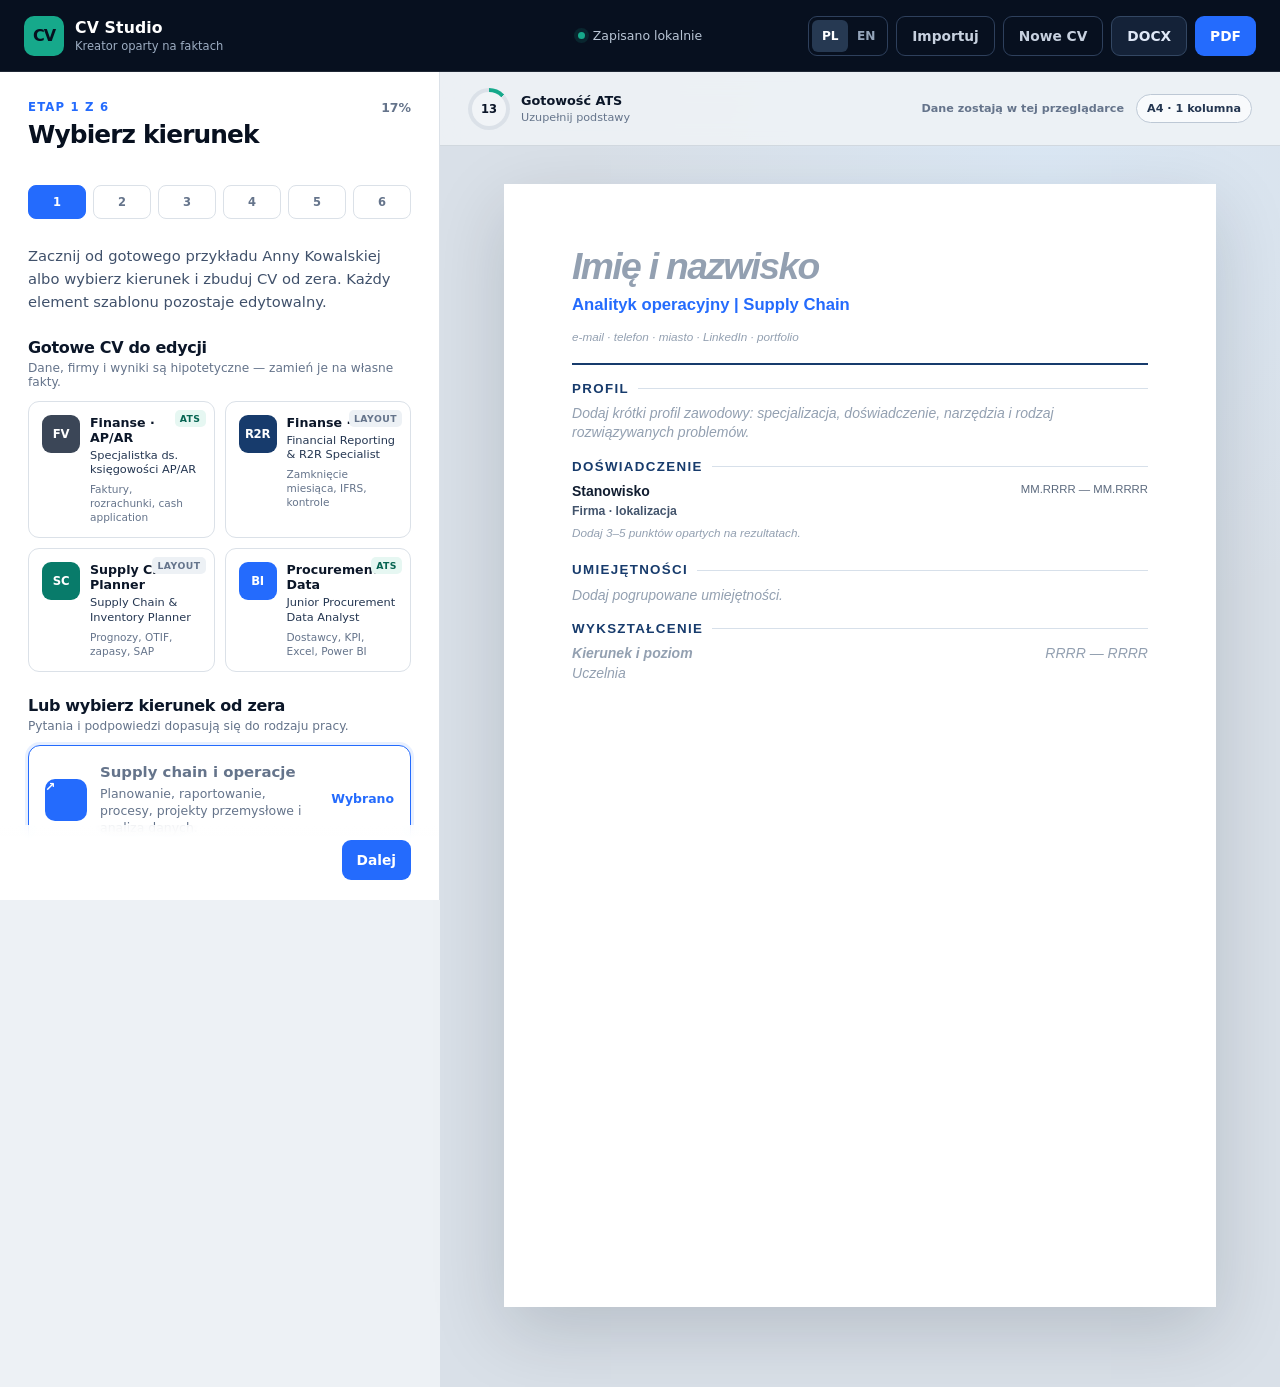
<file: index.html>
<!doctype html>
<html lang="pl">
  <head>
    <meta charset="UTF-8" />
    <meta name="viewport" content="width=device-width, initial-scale=1.0" />
    <meta name="description" content="Lokalny kreator CV z podglądem A4, kontrolą ATS oraz eksportem PDF i DOCX." />
    <meta name="theme-color" content="#0b1220" />
    <title>CV Studio — kreator CV</title>
    <link rel="icon" type="image/svg+xml" href="data:image/svg+xml,%3Csvg xmlns='http://www.w3.org/2000/svg' viewBox='0 0 64 64'%3E%3Crect width='64' height='64' rx='14' fill='%230b1220'/%3E%3Cpath d='M19 15h20l8 8v26H19z' fill='none' stroke='%23fff' stroke-width='4'/%3E%3Cpath d='M39 15v9h8M25 33h16M25 41h12' stroke='%2326c6a5' stroke-width='4'/%3E%3C/svg%3E" />
    <link rel="stylesheet" href="styles.css" />
    <script src="app.js" defer></script>
  </head>
  <body>
    <header class="app-bar">
      <a class="brand" href="#studio" aria-label="CV Studio — przejdź do edytora">
        <span class="brand-mark" aria-hidden="true">CV</span>
        <span>
          <strong>CV Studio</strong>
          <small>Kreator oparty na faktach</small>
        </span>
      </a>

      <div class="save-state" id="saveState" role="status" aria-live="polite">
        <span class="save-dot" aria-hidden="true"></span>
        Zapisano lokalnie
      </div>

      <div class="app-actions">
        <div class="language-switch" role="group" aria-label="Wersja językowa CV">
          <button class="lang-button is-active" type="button" data-lang="pl" aria-pressed="true">PL</button>
          <button class="lang-button" type="button" data-lang="en" aria-pressed="false">EN</button>
        </div>
        <button class="button button-quiet" type="button" id="importButton">Importuj</button>
        <button class="button button-quiet" type="button" id="resetButton">Nowe CV</button>
        <button class="button button-secondary" type="button" id="docxButton">DOCX</button>
        <button class="button button-primary" type="button" id="pdfButton">PDF</button>
      </div>
    </header>

    <main class="workspace" id="studio">
      <aside class="editor-panel" aria-label="Panel tworzenia CV">
        <div class="editor-heading">
          <div>
            <p class="eyebrow" id="stepEyebrow">Etap 1 z 6</p>
            <h1 id="stepTitle">Wybierz kierunek</h1>
          </div>
          <span class="progress-value" id="progressValue">17%</span>
        </div>
        <div class="progress-track" aria-hidden="true"><span id="progressBar"></span></div>

        <nav class="step-nav" id="stepNav" aria-label="Etapy tworzenia CV"></nav>

        <form id="wizardForm" novalidate>
          <div id="stepContent"></div>
        </form>

        <div class="editor-footer">
          <button class="button button-quiet" type="button" id="previousButton">Wstecz</button>
          <button class="button button-primary" type="button" id="nextButton">Dalej</button>
        </div>
      </aside>

      <section class="preview-area" aria-label="Podgląd dokumentu CV">
        <div class="preview-toolbar">
          <div class="score-card" id="scoreCard">
            <span class="score-ring" id="scoreRing"><strong id="scoreValue">0</strong></span>
            <span><strong>Gotowość ATS</strong><small id="scoreHint">Uzupełnij podstawy</small></span>
          </div>
          <div class="preview-meta">
            <span class="privacy-note">Dane zostają w tej przeglądarce</span>
            <span class="page-chip" id="layoutChip">A4 · 1 kolumna</span>
          </div>
        </div>

        <div class="paper-stage">
          <article class="cv-paper" id="cvDocument" aria-label="Edytowalny podgląd CV"></article>
        </div>
      </section>
    </main>

    <dialog class="import-dialog" id="importDialog">
      <form method="dialog" class="dialog-card">
        <div class="dialog-heading">
          <div>
            <p class="eyebrow">Import istniejącego CV</p>
            <h2>Wklej treść lub wybierz plik</h2>
          </div>
          <button class="icon-button" value="cancel" aria-label="Zamknij">×</button>
        </div>
        <p class="dialog-copy">Obsługiwane są pliki TXT, Markdown i kopie JSON z CV Studio. Możesz też wkleić tekst skopiowany z PDF lub DOCX.</p>
        <label class="file-drop" for="importFile">
          <strong>Wybierz plik</strong>
          <span>TXT, MD lub JSON</span>
          <input id="importFile" type="file" accept=".txt,.md,.json,text/plain,application/json" />
        </label>
        <label class="field">
          <span>Treść CV</span>
          <textarea id="importText" rows="10" placeholder="Wklej tutaj treść CV…"></textarea>
        </label>
        <div class="dialog-actions">
          <button class="button button-quiet" type="button" id="backupButton">Pobierz kopię JSON</button>
          <span class="dialog-spacer"></span>
          <button class="button button-quiet" value="cancel">Anuluj</button>
          <button class="button button-primary" type="button" id="confirmImportButton">Importuj treść</button>
        </div>
      </form>
    </dialog>

    <div class="toast" id="toast" role="status" aria-live="polite"></div>
  </body>
</html>
</file>
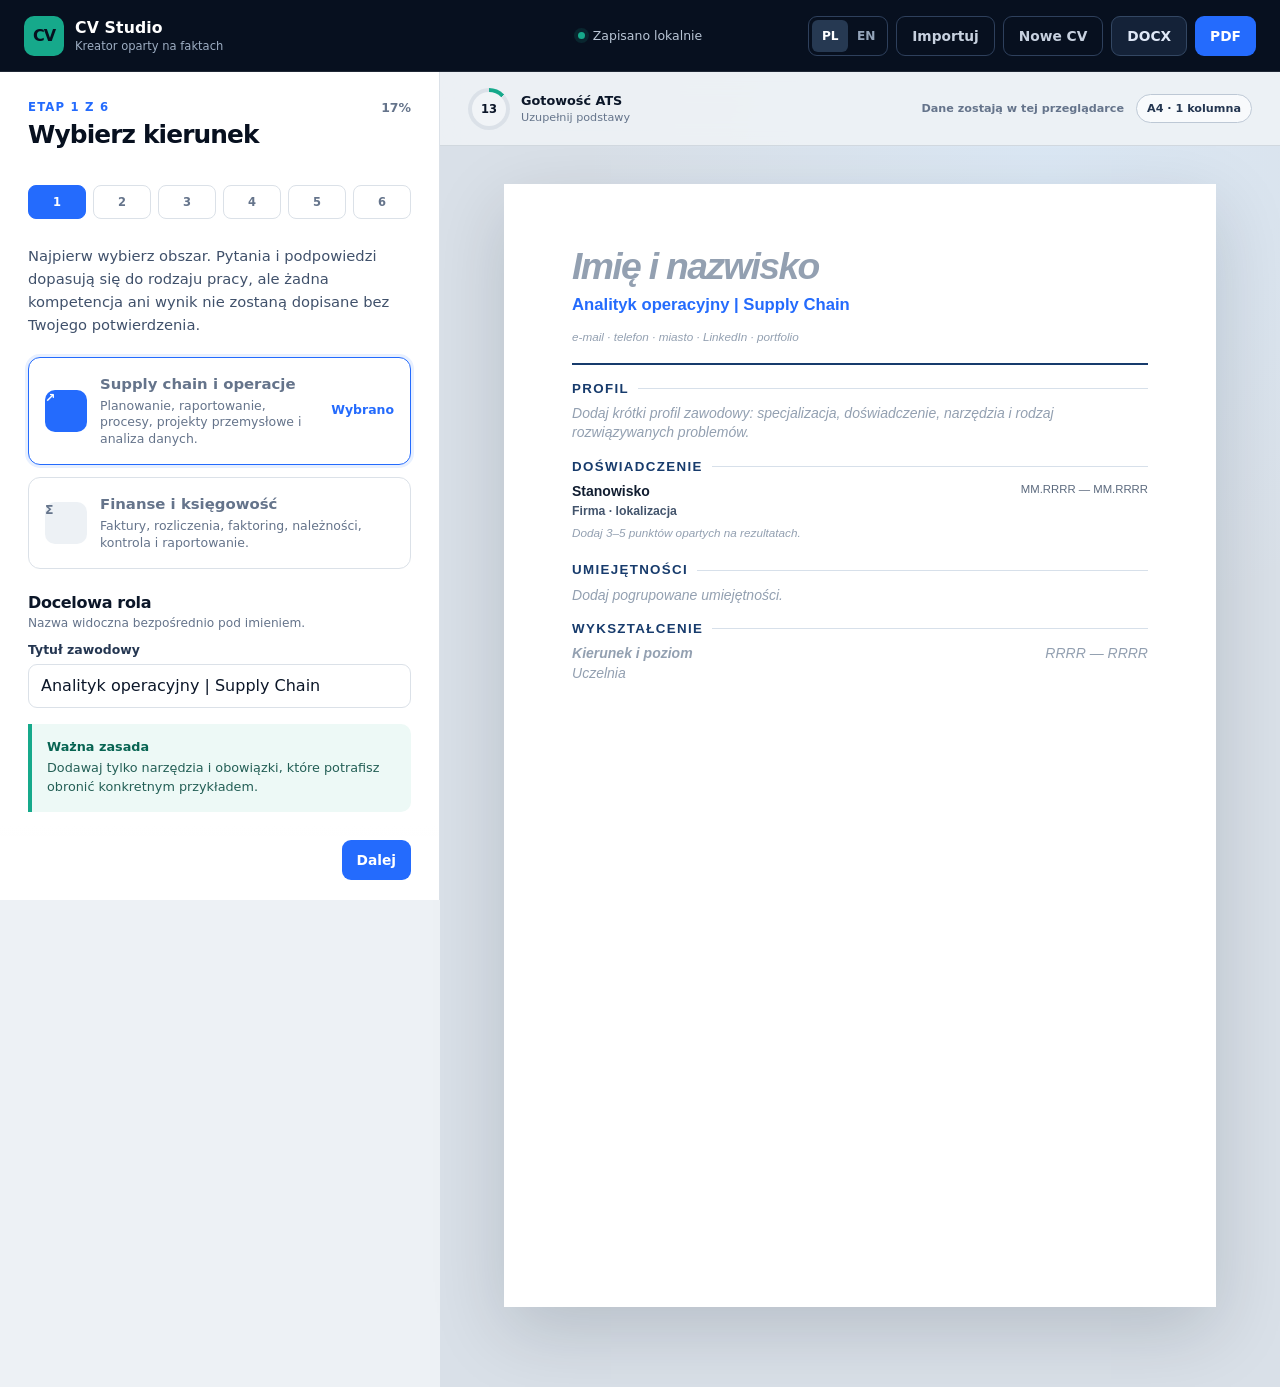
<file: versions/fundamental-v1/index.html>
<!doctype html>
<html lang="pl">
  <head>
    <meta charset="UTF-8" />
    <meta name="viewport" content="width=device-width, initial-scale=1.0" />
    <meta name="description" content="Lokalny kreator CV z podglądem A4, kontrolą ATS oraz eksportem PDF i DOCX." />
    <meta name="theme-color" content="#0b1220" />
    <title>CV Studio — kreator CV</title>
    <link rel="icon" type="image/svg+xml" href="data:image/svg+xml,%3Csvg xmlns='http://www.w3.org/2000/svg' viewBox='0 0 64 64'%3E%3Crect width='64' height='64' rx='14' fill='%230b1220'/%3E%3Cpath d='M19 15h20l8 8v26H19z' fill='none' stroke='%23fff' stroke-width='4'/%3E%3Cpath d='M39 15v9h8M25 33h16M25 41h12' stroke='%2326c6a5' stroke-width='4'/%3E%3C/svg%3E" />
    <link rel="stylesheet" href="styles.css" />
    <script src="app.js" defer></script>
  </head>
  <body>
    <header class="app-bar">
      <a class="brand" href="#studio" aria-label="CV Studio — przejdź do edytora">
        <span class="brand-mark" aria-hidden="true">CV</span>
        <span>
          <strong>CV Studio</strong>
          <small>Kreator oparty na faktach</small>
        </span>
      </a>

      <div class="save-state" id="saveState" role="status" aria-live="polite">
        <span class="save-dot" aria-hidden="true"></span>
        Zapisano lokalnie
      </div>

      <div class="app-actions">
        <div class="language-switch" role="group" aria-label="Wersja językowa CV">
          <button class="lang-button is-active" type="button" data-lang="pl" aria-pressed="true">PL</button>
          <button class="lang-button" type="button" data-lang="en" aria-pressed="false">EN</button>
        </div>
        <button class="button button-quiet" type="button" id="importButton">Importuj</button>
        <button class="button button-quiet" type="button" id="resetButton">Nowe CV</button>
        <button class="button button-secondary" type="button" id="docxButton">DOCX</button>
        <button class="button button-primary" type="button" id="pdfButton">PDF</button>
      </div>
    </header>

    <main class="workspace" id="studio">
      <aside class="editor-panel" aria-label="Panel tworzenia CV">
        <div class="editor-heading">
          <div>
            <p class="eyebrow" id="stepEyebrow">Etap 1 z 6</p>
            <h1 id="stepTitle">Wybierz kierunek</h1>
          </div>
          <span class="progress-value" id="progressValue">17%</span>
        </div>
        <div class="progress-track" aria-hidden="true"><span id="progressBar"></span></div>

        <nav class="step-nav" id="stepNav" aria-label="Etapy tworzenia CV"></nav>

        <form id="wizardForm" novalidate>
          <div id="stepContent"></div>
        </form>

        <div class="editor-footer">
          <button class="button button-quiet" type="button" id="previousButton">Wstecz</button>
          <button class="button button-primary" type="button" id="nextButton">Dalej</button>
        </div>
      </aside>

      <section class="preview-area" aria-label="Podgląd dokumentu CV">
        <div class="preview-toolbar">
          <div class="score-card" id="scoreCard">
            <span class="score-ring" id="scoreRing"><strong id="scoreValue">0</strong></span>
            <span><strong>Gotowość ATS</strong><small id="scoreHint">Uzupełnij podstawy</small></span>
          </div>
          <div class="preview-meta">
            <span class="privacy-note">Dane zostają w tej przeglądarce</span>
            <span class="page-chip">A4 · 1 kolumna</span>
          </div>
        </div>

        <div class="paper-stage">
          <article class="cv-paper" id="cvDocument" aria-label="Edytowalny podgląd CV"></article>
        </div>
      </section>
    </main>

    <dialog class="import-dialog" id="importDialog">
      <form method="dialog" class="dialog-card">
        <div class="dialog-heading">
          <div>
            <p class="eyebrow">Import istniejącego CV</p>
            <h2>Wklej treść lub wybierz plik</h2>
          </div>
          <button class="icon-button" value="cancel" aria-label="Zamknij">×</button>
        </div>
        <p class="dialog-copy">Obsługiwane są pliki TXT, Markdown i kopie JSON z CV Studio. Możesz też wkleić tekst skopiowany z PDF lub DOCX.</p>
        <label class="file-drop" for="importFile">
          <strong>Wybierz plik</strong>
          <span>TXT, MD lub JSON</span>
          <input id="importFile" type="file" accept=".txt,.md,.json,text/plain,application/json" />
        </label>
        <label class="field">
          <span>Treść CV</span>
          <textarea id="importText" rows="10" placeholder="Wklej tutaj treść CV…"></textarea>
        </label>
        <div class="dialog-actions">
          <button class="button button-quiet" type="button" id="backupButton">Pobierz kopię JSON</button>
          <span class="dialog-spacer"></span>
          <button class="button button-quiet" value="cancel">Anuluj</button>
          <button class="button button-primary" type="button" id="confirmImportButton">Importuj treść</button>
        </div>
      </form>
    </dialog>

    <div class="toast" id="toast" role="status" aria-live="polite"></div>
  </body>
</html>
</file>
<file: styles.css>
:root {
  color-scheme: light;
  --ink-950: #07101f;
  --ink-900: #0b1628;
  --ink-800: #142238;
  --ink-700: #243651;
  --ink-600: #40516b;
  --ink-500: #65748b;
  --ink-300: #b9c3d0;
  --ink-200: #dbe1e8;
  --ink-100: #edf1f5;
  --ink-50: #f6f8fa;
  --paper: #ffffff;
  --blue: #246bfd;
  --blue-dark: #1556d8;
  --teal: #16a98b;
  --amber: #d78b17;
  --danger: #c83f49;
  --shadow: 0 24px 70px rgba(8, 18, 34, 0.16);
  --font-ui: Inter, ui-sans-serif, system-ui, -apple-system, BlinkMacSystemFont, "Segoe UI", sans-serif;
  --font-doc: Aptos, Calibri, Arial, sans-serif;
}

* { box-sizing: border-box; }

html { scroll-behavior: smooth; }

body {
  margin: 0;
  min-width: 320px;
  background: var(--ink-100);
  color: var(--ink-900);
  font-family: var(--font-ui);
  font-size: 16px;
}

button, input, textarea, select { font: inherit; }
button { cursor: pointer; }

.app-bar {
  position: sticky;
  top: 0;
  z-index: 30;
  min-height: 72px;
  display: grid;
  grid-template-columns: 1fr auto 1fr;
  align-items: center;
  gap: 20px;
  padding: 10px 24px;
  color: white;
  background: var(--ink-950);
  border-bottom: 1px solid rgba(255,255,255,0.1);
}

.brand {
  width: max-content;
  display: flex;
  align-items: center;
  gap: 11px;
  color: white;
  text-decoration: none;
}

.brand-mark {
  width: 40px;
  height: 40px;
  display: grid;
  place-items: center;
  border-radius: 10px;
  background: var(--teal);
  color: var(--ink-950);
  font-weight: 900;
  letter-spacing: -0.06em;
}

.brand strong, .brand small { display: block; }
.brand strong { font-size: 0.98rem; letter-spacing: 0.01em; }
.brand small { margin-top: 2px; color: #9dadc2; font-size: 0.72rem; }

.save-state {
  display: flex;
  align-items: center;
  gap: 8px;
  color: #b9c5d5;
  font-size: 0.78rem;
}

.save-dot { width: 7px; height: 7px; border-radius: 50%; background: var(--teal); box-shadow: 0 0 0 4px rgba(22,169,139,.14); }
.save-state.is-saving .save-dot { background: var(--amber); }

.app-actions { justify-self: end; display: flex; align-items: center; gap: 8px; }

.button, .icon-button {
  border: 0;
  border-radius: 9px;
  min-height: 40px;
  padding: 0 15px;
  font-weight: 750;
  font-size: 0.86rem;
  transition: background .18s ease, color .18s ease, border-color .18s ease, transform .18s ease;
}

.button:active, .icon-button:active { transform: translateY(1px); }
.button:focus-visible, .icon-button:focus-visible, input:focus-visible, textarea:focus-visible, select:focus-visible, [contenteditable]:focus-visible { outline: 3px solid rgba(36,107,253,.28); outline-offset: 2px; }
.button-primary { color: white; background: var(--blue); }
.button-primary:hover { background: var(--blue-dark); }
.button-secondary { color: #dfe8f7; background: var(--ink-800); border: 1px solid #334763; }
.button-secondary:hover, .app-bar .button-quiet:hover { background: #21324c; }
.button-quiet { color: var(--ink-700); background: transparent; border: 1px solid var(--ink-200); }
.app-bar .button-quiet { color: #c7d1df; border-color: #2e405c; }
.button-danger { color: var(--danger); background: #fff4f4; border: 1px solid #f2cfd2; }
.button-small { min-height: 34px; padding-inline: 11px; font-size: .79rem; }

.language-switch { display: flex; padding: 3px; border: 1px solid #2e405c; border-radius: 9px; }
.lang-button { min-width: 36px; min-height: 32px; border: 0; border-radius: 6px; color: #93a4ba; background: transparent; font-weight: 800; font-size: .76rem; }
.lang-button.is-active { color: white; background: #263952; }

.workspace {
  min-height: calc(100vh - 72px);
  display: grid;
  grid-template-columns: minmax(360px, 440px) minmax(620px, 1fr);
}

.editor-panel {
  position: sticky;
  top: 72px;
  height: calc(100vh - 72px);
  overflow: auto;
  display: flex;
  flex-direction: column;
  padding: 28px 28px 20px;
  background: var(--paper);
  border-right: 1px solid var(--ink-200);
}

.editor-heading { display: flex; align-items: flex-start; justify-content: space-between; gap: 20px; }
.eyebrow { margin: 0 0 6px; color: var(--blue); font-size: .73rem; font-weight: 850; letter-spacing: .1em; text-transform: uppercase; }
.editor-heading h1, .dialog-heading h2 { margin: 0; color: var(--ink-950); font-size: 1.55rem; line-height: 1.18; letter-spacing: -.035em; }
.progress-value { color: var(--ink-500); font-size: .78rem; font-weight: 800; }
.progress-track { height: 4px; margin: 18px 0; overflow: hidden; border-radius: 20px; background: var(--ink-100); }
.progress-track span { display: block; height: 100%; width: 17%; border-radius: inherit; background: linear-gradient(90deg, var(--blue), var(--teal)); transition: width .24s ease; }

.step-nav { display: grid; grid-template-columns: repeat(6, 1fr); gap: 7px; margin-bottom: 26px; }
.step-button { min-width: 0; height: 34px; border: 1px solid var(--ink-200); border-radius: 8px; background: white; color: var(--ink-500); font-weight: 850; font-size: .72rem; }
.step-button.is-current { color: white; border-color: var(--blue); background: var(--blue); }
.step-button.is-complete { color: #08745f; border-color: #a8ded3; background: #effaf7; }

#wizardForm { flex: 1; }
.step-intro { margin: 0 0 20px; color: var(--ink-600); line-height: 1.55; font-size: .92rem; }
.form-grid { display: grid; grid-template-columns: repeat(2, minmax(0, 1fr)); gap: 15px; }
.field { display: grid; gap: 7px; min-width: 0; }
.field-wide { grid-column: 1 / -1; }
.field > span, .field-label { color: var(--ink-700); font-size: .78rem; font-weight: 800; }
.field small { color: var(--ink-500); font-size: .73rem; line-height: 1.4; }

input, textarea, select {
  width: 100%;
  min-height: 44px;
  padding: 10px 12px;
  border: 1px solid var(--ink-200);
  border-radius: 9px;
  color: var(--ink-900);
  background: white;
}
textarea { resize: vertical; line-height: 1.5; }
input:hover, textarea:hover, select:hover { border-color: var(--ink-300); }
input:focus, textarea:focus, select:focus { border-color: var(--blue); }

.choice-grid { display: grid; gap: 12px; }
.choice-card { position: relative; display: grid; grid-template-columns: 42px 1fr auto; gap: 13px; align-items: center; padding: 16px; border: 1px solid var(--ink-200); border-radius: 12px; background: white; cursor: pointer; }
.choice-card:hover { border-color: #9eb8f5; }
.choice-card.is-selected { border-color: var(--blue); box-shadow: 0 0 0 3px rgba(36,107,253,.1); }
.choice-card input { position: absolute; opacity: 0; pointer-events: none; }
.choice-icon { width: 42px; height: 42px; display: grid; place-items: center; border-radius: 10px; background: var(--ink-100); color: var(--ink-700); font-size: 1.1rem; font-weight: 900; }
.choice-card.is-selected .choice-icon { color: white; background: var(--blue); }
.choice-card strong, .choice-card span { display: block; }
.choice-card strong { margin-bottom: 4px; font-size: .93rem; }
.choice-card span { color: var(--ink-500); font-size: .78rem; line-height: 1.35; }
.choice-check { color: var(--blue) !important; font-weight: 900; }

.template-grid { display: grid; grid-template-columns: repeat(2, minmax(0, 1fr)); gap: 10px; }
.template-card { position: relative; min-width: 0; display: grid; grid-template-columns: 38px 1fr; gap: 10px; align-items: start; padding: 13px; text-align: left; border: 1px solid var(--ink-200); border-radius: 11px; color: var(--ink-900); background: white; }
.template-card:hover { border-color: #91acf0; box-shadow: 0 8px 22px rgba(26,53,90,.08); }
.template-card.is-selected { border-color: var(--blue); box-shadow: 0 0 0 3px rgba(36,107,253,.1); }
.template-icon { width: 38px; height: 38px; display: grid; place-items: center; border-radius: 9px; color: white; background: var(--ink-700); font-size: .73rem; font-weight: 900; letter-spacing: -.03em; }
.template-icon.template-graphite { background: #3b4657; }
.template-icon.template-navy { background: #173b6c; }
.template-icon.template-teal { background: #087b6a; }
.template-icon.template-cobalt { background: #246bfd; }
.template-copy { min-width: 0; }
.template-copy strong, .template-copy span, .template-copy small { display: block; }
.template-copy strong { font-size: .79rem; }
.template-copy span { margin-top: 3px; color: var(--ink-700); font-size: .71rem; line-height: 1.3; }
.template-copy small { margin-top: 6px; color: var(--ink-500); font-size: .66rem; line-height: 1.3; }
.template-badge { position: absolute; top: 8px; right: 8px; padding: 3px 5px; border-radius: 5px; color: var(--ink-500); background: var(--ink-100); font-size: .58rem; font-weight: 900; letter-spacing: .05em; text-transform: uppercase; }
.template-badge.is-ats { color: #076452; background: #e6f7f2; }

.section-label { display: flex; align-items: center; justify-content: space-between; gap: 10px; margin: 24px 0 12px; }
.section-label:first-child { margin-top: 0; }
.section-label h2 { margin: 0; font-size: 1rem; letter-spacing: -.02em; }
.section-label p { margin: 4px 0 0; color: var(--ink-500); font-size: .76rem; }

.entry-card { margin-bottom: 14px; padding: 15px; border: 1px solid var(--ink-200); border-radius: 12px; background: var(--ink-50); }
.entry-card-head { display: flex; align-items: center; justify-content: space-between; margin-bottom: 13px; }
.entry-card-head strong { font-size: .84rem; }
.text-button { border: 0; padding: 4px; color: var(--danger); background: transparent; font-size: .76rem; font-weight: 800; }

.suggestion-box { margin: 16px 0; padding: 15px; border-left: 4px solid var(--teal); border-radius: 0 10px 10px 0; background: #edf9f6; }
.suggestion-box strong { display: block; margin-bottom: 5px; color: #076452; font-size: .8rem; }
.suggestion-box p { margin: 0; color: #245f56; font-size: .8rem; line-height: 1.48; }
.bullet-preview { margin-top: 15px; padding: 14px; border: 1px dashed #9fb1c7; border-radius: 10px; color: var(--ink-700); background: white; font-size: .84rem; line-height: 1.5; }
.bullet-preview.is-empty { color: var(--ink-500); }

.chip-input { display: flex; flex-wrap: wrap; gap: 7px; margin-top: 8px; }
.skill-chip { display: inline-flex; align-items: center; gap: 6px; min-height: 30px; padding: 4px 9px; border-radius: 7px; color: var(--ink-700); background: var(--ink-100); font-size: .75rem; font-weight: 750; }
.skill-chip button { border: 0; padding: 0; color: var(--ink-500); background: transparent; font-size: .95rem; }

.quality-list, .reorder-list { display: grid; gap: 9px; margin: 14px 0 22px; padding: 0; list-style: none; }
.quality-item { display: grid; grid-template-columns: 24px 1fr; gap: 9px; align-items: start; padding: 11px; border-radius: 9px; background: var(--ink-50); font-size: .8rem; line-height: 1.35; }
.quality-icon { width: 22px; height: 22px; display: grid; place-items: center; border-radius: 50%; color: var(--ink-500); background: var(--ink-200); font-size: .7rem; font-weight: 900; }
.quality-item.is-good .quality-icon { color: white; background: var(--teal); }
.reorder-row { display: grid; grid-template-columns: 1fr auto; align-items: center; gap: 10px; padding: 10px 12px; border: 1px solid var(--ink-200); border-radius: 9px; background: white; }
.reorder-row span { font-size: .82rem; font-weight: 750; }
.reorder-actions { display: flex; gap: 5px; }
.move-button { width: 30px; height: 30px; border: 1px solid var(--ink-200); border-radius: 7px; color: var(--ink-700); background: var(--ink-50); }

.layout-choice-grid { display: grid; gap: 9px; }
.layout-choice { display: grid; grid-template-columns: 38px 1fr; align-items: center; gap: 11px; padding: 11px; text-align: left; border: 1px solid var(--ink-200); border-radius: 10px; color: var(--ink-900); background: white; }
.layout-choice.is-selected { border-color: var(--blue); box-shadow: 0 0 0 3px rgba(36,107,253,.09); }
.layout-choice strong, .layout-choice small { display: block; }
.layout-choice strong { font-size: .82rem; }
.layout-choice small { margin-top: 2px; color: var(--ink-500); font-size: .69rem; }
.layout-icon { font-size: 1.5rem; color: var(--ink-600); }
.theme-picker { display: grid; grid-template-columns: repeat(4, minmax(0,1fr)); gap: 7px; }
.theme-swatch { min-width: 0; padding: 8px 5px; border: 1px solid var(--ink-200); border-radius: 9px; color: var(--ink-600); background: white; font-size: .66rem; font-weight: 800; }
.theme-swatch span { display: block; width: 100%; height: 11px; margin-bottom: 6px; border-radius: 4px; background: #173b6c; }
.theme-swatch.theme-graphite span { background: #424b59; }
.theme-swatch.theme-teal span { background: #087b6a; }
.theme-swatch.theme-cobalt span { background: #246bfd; }
.theme-swatch.is-active { border-color: var(--blue); box-shadow: 0 0 0 2px rgba(36,107,253,.1); }
.layout-board { display: grid; grid-template-columns: repeat(2, minmax(0, 1fr)); gap: 9px; padding: 10px; border: 1px dashed #aab7c7; border-radius: 12px; background: #eef2f6; }
.layout-board.is-single { grid-template-columns: 1fr; }
.layout-module { min-width: 0; padding: 10px; border: 1px solid var(--ink-200); border-radius: 9px; background: white; }
.layout-module.placement-full { grid-column: 1 / -1; }
.layout-module.placement-left { grid-column: 1; }
.layout-module.placement-right { grid-column: 2; }
.layout-module.is-dragging { opacity: .45; }
.layout-module-head { display: grid; grid-template-columns: auto minmax(0,1fr) auto; gap: 6px; align-items: center; }
.layout-module-head input { min-height: 34px; padding: 6px 8px; font-size: .76rem; font-weight: 800; }
.drag-grip { color: var(--ink-400, #8795a8); cursor: grab; }
.layout-module textarea { min-height: 64px; margin-top: 8px; padding: 8px; font-size: .73rem; }
.layout-module-controls { display: flex; align-items: end; justify-content: space-between; gap: 8px; margin-top: 8px; }
.layout-module-controls label { flex: 1; display: grid; gap: 3px; }
.layout-module-controls label span { color: var(--ink-500); font-size: .62rem; font-weight: 800; text-transform: uppercase; }
.layout-module-controls select { min-height: 32px; padding: 5px 7px; font-size: .7rem; }

.editor-footer { position: sticky; bottom: -20px; display: flex; justify-content: space-between; gap: 12px; margin: 24px -28px -20px; padding: 15px 28px 20px; background: linear-gradient(rgba(255,255,255,.84), white 28%); backdrop-filter: blur(8px); }

.preview-area { min-width: 0; background: radial-gradient(circle at 72% 8%, #dbe8f5 0, transparent 34%), #d9e0e8; }
.preview-toolbar { position: sticky; top: 72px; z-index: 20; min-height: 74px; display: flex; align-items: center; justify-content: space-between; gap: 18px; padding: 12px 28px; border-bottom: 1px solid rgba(54,72,96,.14); background: rgba(238,242,246,.9); backdrop-filter: blur(14px); }
.score-card { display: flex; align-items: center; gap: 11px; }
.score-card span:last-child strong, .score-card span:last-child small { display: block; }
.score-card span:last-child strong { font-size: .8rem; }
.score-card span:last-child small { margin-top: 3px; color: var(--ink-500); font-size: .7rem; }
.score-ring { --score: 0deg; width: 42px; height: 42px; display: grid; place-items: center; position: relative; border-radius: 50%; background: conic-gradient(var(--teal) var(--score), var(--ink-200) 0); }
.score-ring::after { content: ""; position: absolute; inset: 4px; border-radius: inherit; background: #f1f4f7; }
.score-ring strong { position: relative; z-index: 1; font-size: .72rem; }
.preview-meta { display: flex; align-items: center; gap: 12px; color: var(--ink-500); font-size: .7rem; font-weight: 700; }
.page-chip { padding: 7px 10px; border: 1px solid #bdc8d5; border-radius: 20px; color: var(--ink-700); background: rgba(255,255,255,.65); }

.paper-stage { min-height: calc(100vh - 146px); display: flex; justify-content: center; align-items: flex-start; padding: 38px clamp(22px, 5vw, 80px) 80px; }
.cv-paper { width: min(210mm, 100%); min-height: 297mm; padding: 17mm 18mm 16mm; color: #172033; background: white; box-shadow: var(--shadow); font-family: var(--font-doc); font-size: 10.5pt; line-height: 1.38; }

.cv-body { display: grid; grid-auto-flow: row dense; column-gap: 8mm; align-items: start; }
.cv-layout-single { grid-template-columns: 1fr; }
.cv-layout-split { grid-template-columns: minmax(0, .72fr) minmax(0, 1.45fr); }
.cv-layout-grid { grid-template-columns: repeat(2, minmax(0, 1fr)); }
.cv-body .placement-full { grid-column: 1 / -1; }
.cv-body .placement-left { grid-column: 1; }
.cv-body .placement-right { grid-column: 2; }

.cv-paper[data-theme="graphite"] .cv-header { border-bottom-color: #424b59; }
.cv-paper[data-theme="graphite"] .cv-role, .cv-paper[data-theme="graphite"] .cv-section-title { color: #424b59; }
.cv-paper[data-theme="teal"] .cv-header { border-bottom-color: #087b6a; }
.cv-paper[data-theme="teal"] .cv-role, .cv-paper[data-theme="teal"] .cv-section-title { color: #087b6a; }
.cv-paper[data-theme="cobalt"] .cv-header { border-bottom-color: #246bfd; }
.cv-paper[data-theme="cobalt"] .cv-role, .cv-paper[data-theme="cobalt"] .cv-section-title { color: #246bfd; }

.cv-header { padding-bottom: 18px; border-bottom: 2px solid #173b6c; }
.cv-name { margin: 0; color: #0a1a31; font-size: 28pt; line-height: 1; letter-spacing: -.045em; font-weight: 800; }
.cv-role { margin: 7px 0 0; color: #246bfd; font-size: 12.5pt; font-weight: 750; }
.cv-contact { display: flex; flex-wrap: wrap; gap: 5px 14px; margin-top: 13px; color: #45546b; font-size: 8.8pt; }
.cv-contact span:not(:last-child)::after { content: "·"; margin-left: 14px; color: #95a1b2; }
.cv-section { position: relative; padding-top: 17px; }
.cv-section[draggable="true"] { cursor: grab; }
.cv-section.is-dragging { opacity: .45; }
.cv-section::before { content: "⋮⋮"; position: absolute; top: 16px; left: -13mm; color: transparent; font-size: 9pt; transition: color .15s ease; }
.cv-section:hover::before { color: #9aa7b8; }
.cv-section-title { display: flex; align-items: center; gap: 9px; margin: 0 0 9px; color: #173b6c; font-size: 10pt; line-height: 1; letter-spacing: .1em; text-transform: uppercase; }
.cv-section-title::after { content: ""; flex: 1; height: 1px; background: #d7e0ea; }
.cv-summary { margin: 0; color: #33425a; }
.cv-entry { margin-bottom: 13px; break-inside: avoid; }
.cv-entry:last-child { margin-bottom: 0; }
.cv-entry-top { display: grid; grid-template-columns: 1fr auto; gap: 16px; }
.cv-entry h3 { margin: 0; color: #111d30; font-size: 10.5pt; }
.cv-company { margin: 2px 0 0; color: #43546c; font-size: 9.2pt; font-weight: 650; }
.cv-date { color: #5d6b7f; font-size: 8.5pt; white-space: nowrap; }
.cv-context { margin: 5px 0; color: #5c6a7d; font-size: 8.8pt; font-style: italic; }
.cv-bullets { margin: 6px 0 0; padding-left: 17px; }
.cv-bullets li { margin: 3px 0; padding-left: 2px; }
.cv-skills { display: grid; gap: 5px; }
.cv-skill-row { display: grid; grid-template-columns: 105px 1fr; gap: 10px; }
.cv-skill-row strong { color: #263a58; }
.cv-compact { display: grid; gap: 7px; }
.cv-compact-row { display: grid; grid-template-columns: 1fr auto; gap: 15px; }
.cv-layout-split .placement-left .cv-entry-top, .cv-layout-grid .cv-entry-top { grid-template-columns: 1fr; gap: 3px; }
.cv-layout-split .placement-left .cv-date, .cv-layout-grid .cv-date { white-space: normal; }
.cv-layout-split .placement-left .cv-skill-row, .cv-layout-grid .cv-skill-row { grid-template-columns: 1fr; gap: 2px; }
.cv-layout-split .placement-left .cv-compact-row, .cv-layout-grid .cv-compact-row { grid-template-columns: 1fr; gap: 3px; }
.custom-bullets { margin-top: 0; }
.cv-empty { color: #93a0b1; font-style: italic; }
[contenteditable="true"] { border-radius: 3px; }
[contenteditable="true"]:hover { background: #f3f7ff; box-shadow: 0 0 0 3px #f3f7ff; }
[contenteditable="true"]:focus { background: #edf3ff; box-shadow: 0 0 0 3px #edf3ff; }

.import-dialog { width: min(680px, calc(100% - 30px)); padding: 0; border: 0; border-radius: 16px; box-shadow: 0 30px 90px rgba(5,13,26,.3); }
.import-dialog::backdrop { background: rgba(5,13,26,.64); backdrop-filter: blur(4px); }
.dialog-card { padding: 24px; }
.dialog-heading { display: flex; justify-content: space-between; gap: 16px; }
.icon-button { width: 38px; padding: 0; color: var(--ink-500); background: var(--ink-100); font-size: 1.35rem; }
.dialog-copy { margin: 16px 0; color: var(--ink-600); font-size: .86rem; line-height: 1.5; }
.file-drop { display: flex; align-items: center; justify-content: space-between; gap: 15px; margin-bottom: 15px; padding: 14px; border: 1px dashed #9baac0; border-radius: 10px; color: var(--ink-700); background: var(--ink-50); cursor: pointer; }
.file-drop span { color: var(--ink-500); font-size: .76rem; }
.file-drop input { position: absolute; width: 1px; height: 1px; opacity: 0; }
.dialog-actions { display: flex; align-items: center; gap: 9px; margin-top: 18px; }
.dialog-spacer { flex: 1; }

.toast { position: fixed; z-index: 80; left: 50%; bottom: 24px; max-width: calc(100% - 30px); padding: 11px 16px; border-radius: 10px; color: white; background: var(--ink-950); box-shadow: 0 12px 35px rgba(0,0,0,.25); font-size: .82rem; font-weight: 700; opacity: 0; pointer-events: none; transform: translate(-50%, 12px); transition: opacity .2s ease, transform .2s ease; }
.toast.is-visible { opacity: 1; transform: translate(-50%, 0); }

@media (max-width: 1050px) {
  .app-bar { grid-template-columns: 1fr auto; }
  .save-state { display: none; }
  .workspace { grid-template-columns: 390px minmax(560px, 1fr); }
  .privacy-note { display: none; }
}

@media (max-width: 980px) {
  .app-bar { position: static; padding: 10px 14px; }
  .brand small { display: none; }
  .workspace { display: block; }
  .editor-panel { position: static; height: auto; min-height: calc(100vh - 62px); padding: 22px 18px 16px; border-right: 0; }
  .preview-area { min-height: 100vh; overflow: hidden; }
  .preview-toolbar { top: 0; padding: 10px 16px; }
  .paper-stage { padding: 18px 10px 50px; overflow: auto; }
  .cv-paper { width: 210mm; min-width: 210mm; transform-origin: top left; }
  .editor-footer { bottom: 0; margin-inline: -18px; padding-inline: 18px; }
}

@media (max-width: 520px) {
  .app-bar { min-height: 62px; gap: 10px; }
  .brand strong { font-size: .86rem; }
  .brand-mark { width: 36px; height: 36px; }
  .app-actions { gap: 5px; }
  .app-actions .button-quiet, .app-actions .button-secondary { display: none; }
  .language-switch { display: none; }
  .button { padding-inline: 12px; }
  .form-grid { grid-template-columns: 1fr; }
  .template-grid, .theme-picker { grid-template-columns: 1fr 1fr; }
  .layout-board { grid-template-columns: 1fr; }
  .layout-module.placement-left, .layout-module.placement-right { grid-column: 1; }
  .field-wide { grid-column: auto; }
  .choice-card { grid-template-columns: 38px 1fr; }
  .choice-check { display: none !important; }
  .step-nav { gap: 4px; }
  .step-button { height: 30px; }
  .preview-meta { display: none; }
  .preview-toolbar { justify-content: center; }
}

@page { size: A4; margin: 0; }

@media print {
  html, body { width: 210mm; min-width: 210mm; margin: 0; background: white; }
  .app-bar, .editor-panel, .preview-toolbar, .toast, .import-dialog { display: none !important; }
  .workspace, .preview-area, .paper-stage { display: block; width: 210mm; min-height: 0; padding: 0; background: white; }
  .cv-paper { width: 210mm; min-height: 297mm; margin: 0; box-shadow: none; }
  .cv-section::before { display: none; }
  [contenteditable="true"] { background: transparent !important; box-shadow: none !important; }
}
</file>
<file: versions/fundamental-v1/styles.css>
:root {
  color-scheme: light;
  --ink-950: #07101f;
  --ink-900: #0b1628;
  --ink-800: #142238;
  --ink-700: #243651;
  --ink-600: #40516b;
  --ink-500: #65748b;
  --ink-300: #b9c3d0;
  --ink-200: #dbe1e8;
  --ink-100: #edf1f5;
  --ink-50: #f6f8fa;
  --paper: #ffffff;
  --blue: #246bfd;
  --blue-dark: #1556d8;
  --teal: #16a98b;
  --amber: #d78b17;
  --danger: #c83f49;
  --shadow: 0 24px 70px rgba(8, 18, 34, 0.16);
  --font-ui: Inter, ui-sans-serif, system-ui, -apple-system, BlinkMacSystemFont, "Segoe UI", sans-serif;
  --font-doc: Aptos, Calibri, Arial, sans-serif;
}

* { box-sizing: border-box; }

html { scroll-behavior: smooth; }

body {
  margin: 0;
  min-width: 320px;
  background: var(--ink-100);
  color: var(--ink-900);
  font-family: var(--font-ui);
  font-size: 16px;
}

button, input, textarea, select { font: inherit; }
button { cursor: pointer; }

.app-bar {
  position: sticky;
  top: 0;
  z-index: 30;
  min-height: 72px;
  display: grid;
  grid-template-columns: 1fr auto 1fr;
  align-items: center;
  gap: 20px;
  padding: 10px 24px;
  color: white;
  background: var(--ink-950);
  border-bottom: 1px solid rgba(255,255,255,0.1);
}

.brand {
  width: max-content;
  display: flex;
  align-items: center;
  gap: 11px;
  color: white;
  text-decoration: none;
}

.brand-mark {
  width: 40px;
  height: 40px;
  display: grid;
  place-items: center;
  border-radius: 10px;
  background: var(--teal);
  color: var(--ink-950);
  font-weight: 900;
  letter-spacing: -0.06em;
}

.brand strong, .brand small { display: block; }
.brand strong { font-size: 0.98rem; letter-spacing: 0.01em; }
.brand small { margin-top: 2px; color: #9dadc2; font-size: 0.72rem; }

.save-state {
  display: flex;
  align-items: center;
  gap: 8px;
  color: #b9c5d5;
  font-size: 0.78rem;
}

.save-dot { width: 7px; height: 7px; border-radius: 50%; background: var(--teal); box-shadow: 0 0 0 4px rgba(22,169,139,.14); }
.save-state.is-saving .save-dot { background: var(--amber); }

.app-actions { justify-self: end; display: flex; align-items: center; gap: 8px; }

.button, .icon-button {
  border: 0;
  border-radius: 9px;
  min-height: 40px;
  padding: 0 15px;
  font-weight: 750;
  font-size: 0.86rem;
  transition: background .18s ease, color .18s ease, border-color .18s ease, transform .18s ease;
}

.button:active, .icon-button:active { transform: translateY(1px); }
.button:focus-visible, .icon-button:focus-visible, input:focus-visible, textarea:focus-visible, select:focus-visible, [contenteditable]:focus-visible { outline: 3px solid rgba(36,107,253,.28); outline-offset: 2px; }
.button-primary { color: white; background: var(--blue); }
.button-primary:hover { background: var(--blue-dark); }
.button-secondary { color: #dfe8f7; background: var(--ink-800); border: 1px solid #334763; }
.button-secondary:hover, .app-bar .button-quiet:hover { background: #21324c; }
.button-quiet { color: var(--ink-700); background: transparent; border: 1px solid var(--ink-200); }
.app-bar .button-quiet { color: #c7d1df; border-color: #2e405c; }
.button-danger { color: var(--danger); background: #fff4f4; border: 1px solid #f2cfd2; }
.button-small { min-height: 34px; padding-inline: 11px; font-size: .79rem; }

.language-switch { display: flex; padding: 3px; border: 1px solid #2e405c; border-radius: 9px; }
.lang-button { min-width: 36px; min-height: 32px; border: 0; border-radius: 6px; color: #93a4ba; background: transparent; font-weight: 800; font-size: .76rem; }
.lang-button.is-active { color: white; background: #263952; }

.workspace {
  min-height: calc(100vh - 72px);
  display: grid;
  grid-template-columns: minmax(360px, 440px) minmax(620px, 1fr);
}

.editor-panel {
  position: sticky;
  top: 72px;
  height: calc(100vh - 72px);
  overflow: auto;
  display: flex;
  flex-direction: column;
  padding: 28px 28px 20px;
  background: var(--paper);
  border-right: 1px solid var(--ink-200);
}

.editor-heading { display: flex; align-items: flex-start; justify-content: space-between; gap: 20px; }
.eyebrow { margin: 0 0 6px; color: var(--blue); font-size: .73rem; font-weight: 850; letter-spacing: .1em; text-transform: uppercase; }
.editor-heading h1, .dialog-heading h2 { margin: 0; color: var(--ink-950); font-size: 1.55rem; line-height: 1.18; letter-spacing: -.035em; }
.progress-value { color: var(--ink-500); font-size: .78rem; font-weight: 800; }
.progress-track { height: 4px; margin: 18px 0; overflow: hidden; border-radius: 20px; background: var(--ink-100); }
.progress-track span { display: block; height: 100%; width: 17%; border-radius: inherit; background: linear-gradient(90deg, var(--blue), var(--teal)); transition: width .24s ease; }

.step-nav { display: grid; grid-template-columns: repeat(6, 1fr); gap: 7px; margin-bottom: 26px; }
.step-button { min-width: 0; height: 34px; border: 1px solid var(--ink-200); border-radius: 8px; background: white; color: var(--ink-500); font-weight: 850; font-size: .72rem; }
.step-button.is-current { color: white; border-color: var(--blue); background: var(--blue); }
.step-button.is-complete { color: #08745f; border-color: #a8ded3; background: #effaf7; }

#wizardForm { flex: 1; }
.step-intro { margin: 0 0 20px; color: var(--ink-600); line-height: 1.55; font-size: .92rem; }
.form-grid { display: grid; grid-template-columns: repeat(2, minmax(0, 1fr)); gap: 15px; }
.field { display: grid; gap: 7px; min-width: 0; }
.field-wide { grid-column: 1 / -1; }
.field > span, .field-label { color: var(--ink-700); font-size: .78rem; font-weight: 800; }
.field small { color: var(--ink-500); font-size: .73rem; line-height: 1.4; }

input, textarea, select {
  width: 100%;
  min-height: 44px;
  padding: 10px 12px;
  border: 1px solid var(--ink-200);
  border-radius: 9px;
  color: var(--ink-900);
  background: white;
}
textarea { resize: vertical; line-height: 1.5; }
input:hover, textarea:hover, select:hover { border-color: var(--ink-300); }
input:focus, textarea:focus, select:focus { border-color: var(--blue); }

.choice-grid { display: grid; gap: 12px; }
.choice-card { position: relative; display: grid; grid-template-columns: 42px 1fr auto; gap: 13px; align-items: center; padding: 16px; border: 1px solid var(--ink-200); border-radius: 12px; background: white; cursor: pointer; }
.choice-card:hover { border-color: #9eb8f5; }
.choice-card.is-selected { border-color: var(--blue); box-shadow: 0 0 0 3px rgba(36,107,253,.1); }
.choice-card input { position: absolute; opacity: 0; pointer-events: none; }
.choice-icon { width: 42px; height: 42px; display: grid; place-items: center; border-radius: 10px; background: var(--ink-100); color: var(--ink-700); font-size: 1.1rem; font-weight: 900; }
.choice-card.is-selected .choice-icon { color: white; background: var(--blue); }
.choice-card strong, .choice-card span { display: block; }
.choice-card strong { margin-bottom: 4px; font-size: .93rem; }
.choice-card span { color: var(--ink-500); font-size: .78rem; line-height: 1.35; }
.choice-check { color: var(--blue) !important; font-weight: 900; }

.section-label { display: flex; align-items: center; justify-content: space-between; gap: 10px; margin: 24px 0 12px; }
.section-label:first-child { margin-top: 0; }
.section-label h2 { margin: 0; font-size: 1rem; letter-spacing: -.02em; }
.section-label p { margin: 4px 0 0; color: var(--ink-500); font-size: .76rem; }

.entry-card { margin-bottom: 14px; padding: 15px; border: 1px solid var(--ink-200); border-radius: 12px; background: var(--ink-50); }
.entry-card-head { display: flex; align-items: center; justify-content: space-between; margin-bottom: 13px; }
.entry-card-head strong { font-size: .84rem; }
.text-button { border: 0; padding: 4px; color: var(--danger); background: transparent; font-size: .76rem; font-weight: 800; }

.suggestion-box { margin: 16px 0; padding: 15px; border-left: 4px solid var(--teal); border-radius: 0 10px 10px 0; background: #edf9f6; }
.suggestion-box strong { display: block; margin-bottom: 5px; color: #076452; font-size: .8rem; }
.suggestion-box p { margin: 0; color: #245f56; font-size: .8rem; line-height: 1.48; }
.bullet-preview { margin-top: 15px; padding: 14px; border: 1px dashed #9fb1c7; border-radius: 10px; color: var(--ink-700); background: white; font-size: .84rem; line-height: 1.5; }
.bullet-preview.is-empty { color: var(--ink-500); }

.chip-input { display: flex; flex-wrap: wrap; gap: 7px; margin-top: 8px; }
.skill-chip { display: inline-flex; align-items: center; gap: 6px; min-height: 30px; padding: 4px 9px; border-radius: 7px; color: var(--ink-700); background: var(--ink-100); font-size: .75rem; font-weight: 750; }
.skill-chip button { border: 0; padding: 0; color: var(--ink-500); background: transparent; font-size: .95rem; }

.quality-list, .reorder-list { display: grid; gap: 9px; margin: 14px 0 22px; padding: 0; list-style: none; }
.quality-item { display: grid; grid-template-columns: 24px 1fr; gap: 9px; align-items: start; padding: 11px; border-radius: 9px; background: var(--ink-50); font-size: .8rem; line-height: 1.35; }
.quality-icon { width: 22px; height: 22px; display: grid; place-items: center; border-radius: 50%; color: var(--ink-500); background: var(--ink-200); font-size: .7rem; font-weight: 900; }
.quality-item.is-good .quality-icon { color: white; background: var(--teal); }
.reorder-row { display: grid; grid-template-columns: 1fr auto; align-items: center; gap: 10px; padding: 10px 12px; border: 1px solid var(--ink-200); border-radius: 9px; background: white; }
.reorder-row span { font-size: .82rem; font-weight: 750; }
.reorder-actions { display: flex; gap: 5px; }
.move-button { width: 30px; height: 30px; border: 1px solid var(--ink-200); border-radius: 7px; color: var(--ink-700); background: var(--ink-50); }

.editor-footer { position: sticky; bottom: -20px; display: flex; justify-content: space-between; gap: 12px; margin: 24px -28px -20px; padding: 15px 28px 20px; background: linear-gradient(rgba(255,255,255,.84), white 28%); backdrop-filter: blur(8px); }

.preview-area { min-width: 0; background: radial-gradient(circle at 72% 8%, #dbe8f5 0, transparent 34%), #d9e0e8; }
.preview-toolbar { position: sticky; top: 72px; z-index: 20; min-height: 74px; display: flex; align-items: center; justify-content: space-between; gap: 18px; padding: 12px 28px; border-bottom: 1px solid rgba(54,72,96,.14); background: rgba(238,242,246,.9); backdrop-filter: blur(14px); }
.score-card { display: flex; align-items: center; gap: 11px; }
.score-card span:last-child strong, .score-card span:last-child small { display: block; }
.score-card span:last-child strong { font-size: .8rem; }
.score-card span:last-child small { margin-top: 3px; color: var(--ink-500); font-size: .7rem; }
.score-ring { --score: 0deg; width: 42px; height: 42px; display: grid; place-items: center; position: relative; border-radius: 50%; background: conic-gradient(var(--teal) var(--score), var(--ink-200) 0); }
.score-ring::after { content: ""; position: absolute; inset: 4px; border-radius: inherit; background: #f1f4f7; }
.score-ring strong { position: relative; z-index: 1; font-size: .72rem; }
.preview-meta { display: flex; align-items: center; gap: 12px; color: var(--ink-500); font-size: .7rem; font-weight: 700; }
.page-chip { padding: 7px 10px; border: 1px solid #bdc8d5; border-radius: 20px; color: var(--ink-700); background: rgba(255,255,255,.65); }

.paper-stage { min-height: calc(100vh - 146px); display: flex; justify-content: center; align-items: flex-start; padding: 38px clamp(22px, 5vw, 80px) 80px; }
.cv-paper { width: min(210mm, 100%); min-height: 297mm; padding: 17mm 18mm 16mm; color: #172033; background: white; box-shadow: var(--shadow); font-family: var(--font-doc); font-size: 10.5pt; line-height: 1.38; }

.cv-header { padding-bottom: 18px; border-bottom: 2px solid #173b6c; }
.cv-name { margin: 0; color: #0a1a31; font-size: 28pt; line-height: 1; letter-spacing: -.045em; font-weight: 800; }
.cv-role { margin: 7px 0 0; color: #246bfd; font-size: 12.5pt; font-weight: 750; }
.cv-contact { display: flex; flex-wrap: wrap; gap: 5px 14px; margin-top: 13px; color: #45546b; font-size: 8.8pt; }
.cv-contact span:not(:last-child)::after { content: "·"; margin-left: 14px; color: #95a1b2; }
.cv-section { position: relative; padding-top: 17px; }
.cv-section[draggable="true"] { cursor: grab; }
.cv-section.is-dragging { opacity: .45; }
.cv-section::before { content: "⋮⋮"; position: absolute; top: 16px; left: -13mm; color: transparent; font-size: 9pt; transition: color .15s ease; }
.cv-section:hover::before { color: #9aa7b8; }
.cv-section-title { display: flex; align-items: center; gap: 9px; margin: 0 0 9px; color: #173b6c; font-size: 10pt; line-height: 1; letter-spacing: .1em; text-transform: uppercase; }
.cv-section-title::after { content: ""; flex: 1; height: 1px; background: #d7e0ea; }
.cv-summary { margin: 0; color: #33425a; }
.cv-entry { margin-bottom: 13px; break-inside: avoid; }
.cv-entry:last-child { margin-bottom: 0; }
.cv-entry-top { display: grid; grid-template-columns: 1fr auto; gap: 16px; }
.cv-entry h3 { margin: 0; color: #111d30; font-size: 10.5pt; }
.cv-company { margin: 2px 0 0; color: #43546c; font-size: 9.2pt; font-weight: 650; }
.cv-date { color: #5d6b7f; font-size: 8.5pt; white-space: nowrap; }
.cv-context { margin: 5px 0; color: #5c6a7d; font-size: 8.8pt; font-style: italic; }
.cv-bullets { margin: 6px 0 0; padding-left: 17px; }
.cv-bullets li { margin: 3px 0; padding-left: 2px; }
.cv-skills { display: grid; gap: 5px; }
.cv-skill-row { display: grid; grid-template-columns: 105px 1fr; gap: 10px; }
.cv-skill-row strong { color: #263a58; }
.cv-compact { display: grid; gap: 7px; }
.cv-compact-row { display: grid; grid-template-columns: 1fr auto; gap: 15px; }
.cv-empty { color: #93a0b1; font-style: italic; }
[contenteditable="true"] { border-radius: 3px; }
[contenteditable="true"]:hover { background: #f3f7ff; box-shadow: 0 0 0 3px #f3f7ff; }
[contenteditable="true"]:focus { background: #edf3ff; box-shadow: 0 0 0 3px #edf3ff; }

.import-dialog { width: min(680px, calc(100% - 30px)); padding: 0; border: 0; border-radius: 16px; box-shadow: 0 30px 90px rgba(5,13,26,.3); }
.import-dialog::backdrop { background: rgba(5,13,26,.64); backdrop-filter: blur(4px); }
.dialog-card { padding: 24px; }
.dialog-heading { display: flex; justify-content: space-between; gap: 16px; }
.icon-button { width: 38px; padding: 0; color: var(--ink-500); background: var(--ink-100); font-size: 1.35rem; }
.dialog-copy { margin: 16px 0; color: var(--ink-600); font-size: .86rem; line-height: 1.5; }
.file-drop { display: flex; align-items: center; justify-content: space-between; gap: 15px; margin-bottom: 15px; padding: 14px; border: 1px dashed #9baac0; border-radius: 10px; color: var(--ink-700); background: var(--ink-50); cursor: pointer; }
.file-drop span { color: var(--ink-500); font-size: .76rem; }
.file-drop input { position: absolute; width: 1px; height: 1px; opacity: 0; }
.dialog-actions { display: flex; align-items: center; gap: 9px; margin-top: 18px; }
.dialog-spacer { flex: 1; }

.toast { position: fixed; z-index: 80; left: 50%; bottom: 24px; max-width: calc(100% - 30px); padding: 11px 16px; border-radius: 10px; color: white; background: var(--ink-950); box-shadow: 0 12px 35px rgba(0,0,0,.25); font-size: .82rem; font-weight: 700; opacity: 0; pointer-events: none; transform: translate(-50%, 12px); transition: opacity .2s ease, transform .2s ease; }
.toast.is-visible { opacity: 1; transform: translate(-50%, 0); }

@media (max-width: 1050px) {
  .app-bar { grid-template-columns: 1fr auto; }
  .save-state { display: none; }
  .workspace { grid-template-columns: 390px minmax(560px, 1fr); }
  .privacy-note { display: none; }
}

@media (max-width: 980px) {
  .app-bar { position: static; padding: 10px 14px; }
  .brand small { display: none; }
  .workspace { display: block; }
  .editor-panel { position: static; height: auto; min-height: calc(100vh - 62px); padding: 22px 18px 16px; border-right: 0; }
  .preview-area { min-height: 100vh; overflow: hidden; }
  .preview-toolbar { top: 0; padding: 10px 16px; }
  .paper-stage { padding: 18px 10px 50px; overflow: auto; }
  .cv-paper { width: 210mm; min-width: 210mm; transform-origin: top left; }
  .editor-footer { bottom: 0; margin-inline: -18px; padding-inline: 18px; }
}

@media (max-width: 520px) {
  .app-bar { min-height: 62px; gap: 10px; }
  .brand strong { font-size: .86rem; }
  .brand-mark { width: 36px; height: 36px; }
  .app-actions { gap: 5px; }
  .app-actions .button-quiet, .app-actions .button-secondary { display: none; }
  .language-switch { display: none; }
  .button { padding-inline: 12px; }
  .form-grid { grid-template-columns: 1fr; }
  .field-wide { grid-column: auto; }
  .choice-card { grid-template-columns: 38px 1fr; }
  .choice-check { display: none !important; }
  .step-nav { gap: 4px; }
  .step-button { height: 30px; }
  .preview-meta { display: none; }
  .preview-toolbar { justify-content: center; }
}

@page { size: A4; margin: 0; }

@media print {
  html, body { width: 210mm; min-width: 210mm; margin: 0; background: white; }
  .app-bar, .editor-panel, .preview-toolbar, .toast, .import-dialog { display: none !important; }
  .workspace, .preview-area, .paper-stage { display: block; width: 210mm; min-height: 0; padding: 0; background: white; }
  .cv-paper { width: 210mm; min-height: 297mm; margin: 0; box-shadow: none; }
  .cv-section::before { display: none; }
  [contenteditable="true"] { background: transparent !important; box-shadow: none !important; }
}
</file>
